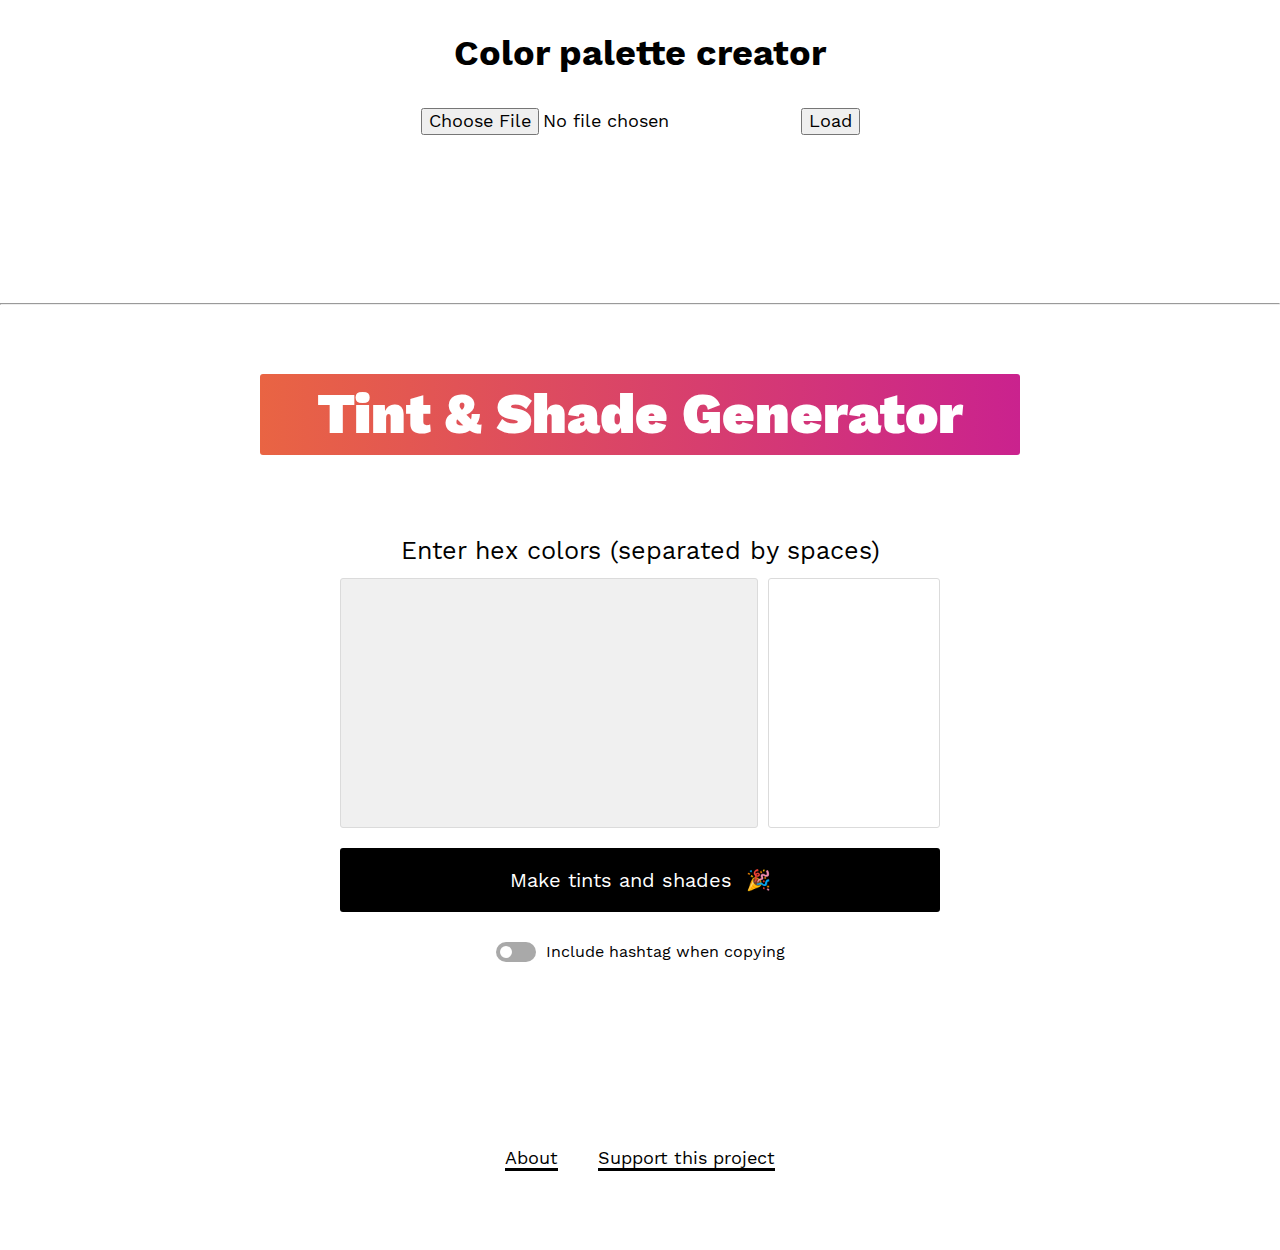
<file: index.html>
<!DOCTYPE html>
<html lang="en">
<head>
	
	
	<meta charset="UTF-8">
	<meta name="description" content="Easily make tints and shades that match the output of Chrome DevTools, Sass, Less, and PostCSS.">
	<meta name="author" content="Michael Edelstone">
	<meta name="viewport" content="width=device-width, initial-scale=1">
	<title>Tint and Shade Generator</title>
	<meta name="title" content="Tint and Shade Generator">
	<link rel="canonical" href="https://maketintsandshades.com">
	<link rel="apple-touch-icon" sizes="180x180" href="./apple-touch-icon.png">
	<link rel="icon" type="image/png" sizes="32x32" href="./favicon-32x32.png">
	<link rel="icon" type="image/png" sizes="16x16" href="./favicon-16x16.png">
	<link rel="manifest" href="./site.webmanifest">
	<link rel="mask-icon" href="./safari-pinned-tab.svg" color="#ca228e">
	<meta name="msapplication-TileColor" content="#2b5797">
	<meta name="theme-color" content="#fff" media="(prefers-color-scheme: light)">
	<meta name="theme-color" content="#1a1a1a" media="(prefers-color-scheme: dark)">
	<meta property="og:type" content="website">
	<meta property="og:url" content="https://maketintsandshades.com/">
	<meta property="og:title" content="Tint and Shade Generator">
	<meta property="og:description" content="Easily make tints and shades that match the output of Chrome DevTools, Sass, Less, and PostCSS.">
	<meta property="og:image" content="https://maketintsandshades.com/images/og-image.jpg">
	<meta property="twitter:card" content="summary_large_image">
	<meta property="twitter:url" content="https://maketintsandshades.com/">
	<meta property="twitter:title" content="Tint and Shade Generator">
	<meta property="twitter:description" content="Easily make tints and shades that match the output of Chrome DevTools, Sass, Less, and PostCSS.">
	<meta property="twitter:image" content="https://maketintsandshades.com/images/og-image.jpg">
	<link rel="stylesheet" href="./css/normalize.css">
	<link rel="stylesheet" href="./css/fonts.css">
	<link rel="stylesheet" href="./css/main.css">
	<link rel="stylesheet" href="./css/dark.css">
	<link rel="stylesheet" href="./css/carbon.css">
	
</head>

<body id="body">

	
	<!-- Upload image -->
	<script src="first-index.js"></script> 
	<h1>Color palette creator</h1>
	<form action="#">
	<input type="file" id="imgfile" />
	<input type="button" id="btnLoad" value="Load" onclick="main();" />
	</form>
	<canvas id="canvas"></canvas>
	<div id="palette"></div>
	<hr />
	<div id="complementary"></div>
	

	<!-- Generate palette -->
	<a href="#color-values" class="offscreen">Jump to the form</a>
	<div class="ts-wrapper">

		<header class="ts-header">
			<div class="ts-headline">
				<h1><a href="/">Tint &amp; Shade Generator</a></h1>
			</div>
		</header>

		<main class="ts-content">

			<div class="ts-form">
				<form class="pure-form" id="color-entry-form" action="#" method="post" name="color-entry-form">
					<div class="labels">
						<div class="form-warning" id="warning">Please enter at least one valid hex color.</div>
						<h2><label class="textarea-label" for="color-values">Enter hex colors (separated by spaces)</label></h2>
					</div>
					<div class="ts-input">
						<div class="ts-ad">
							<script async src="//cdn.carbonads.com/carbon.js?serve=CE7DP5QY&placement=maketintsandshadescom" id="_carbonads_js"></script>
						</div>
						<textarea id="color-values" name="color-values" autocomplete="off" autocorrect="off" autocapitalize="off" spellcheck="false"></textarea>
					</div>
					<input id="loadmore" class="button" type="submit" value="Make tints and shades &nbsp;🎉" />
				</form>
			</div>

			<div class="hashtags" id="ts-scroll-top">
				<label class="switch" tabindex="0">
					<input type="checkbox" id="copy-with-hashtag" tabindex="-1">
				  <span class="control"></span>
					<span class="label">Include hashtag when copying</span>
				</label>
			</div>

			<div class="ts-colors">
				<div id="tints-and-shades"></div>
			</div>

		</main>

		<footer class="ts-footer">
			<p><a href="/about">About</a><a href="/about#support-this-project">Support this project</a><p>
		</footer>

	</div>

	<script src="./scripts/jquery-3.6.0.min.js"></script>
	<script src="./scripts/tints-and-shades.js"></script>
	<script src="./scripts/clipboard.min.js"></script>
	<script src="./scripts/darken.js"></script>
	<script>
		var clipboard = new ClipboardJS('.hex-color');

		clipboard.on('success', function(e) {
			e.trigger.classList.add("copied");
			setTimeout(function(){
				e.trigger.blur();
			}, 250);
			setTimeout(function(){
				e.trigger.classList.remove("copied");
			}, 1500);

			e.clearSelection();
		});
	</script>
	
</body>

</html>
</file>
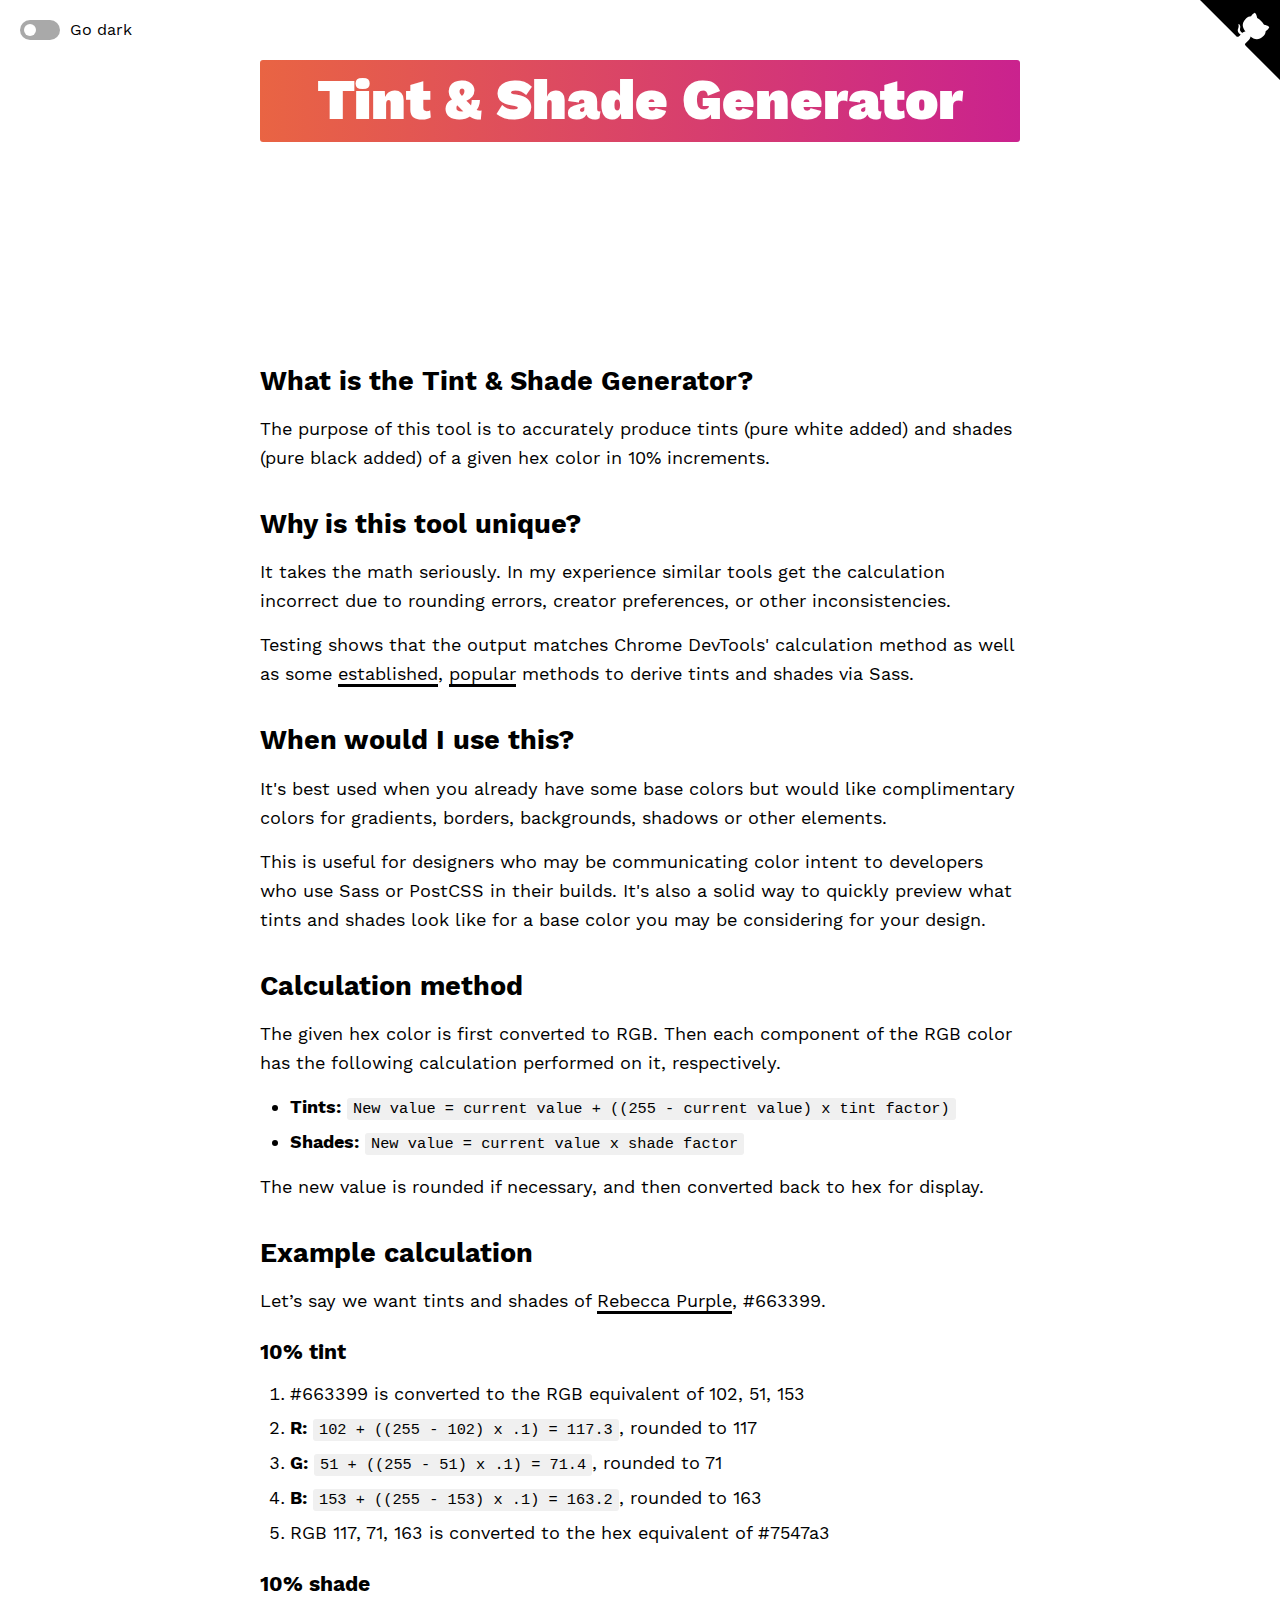
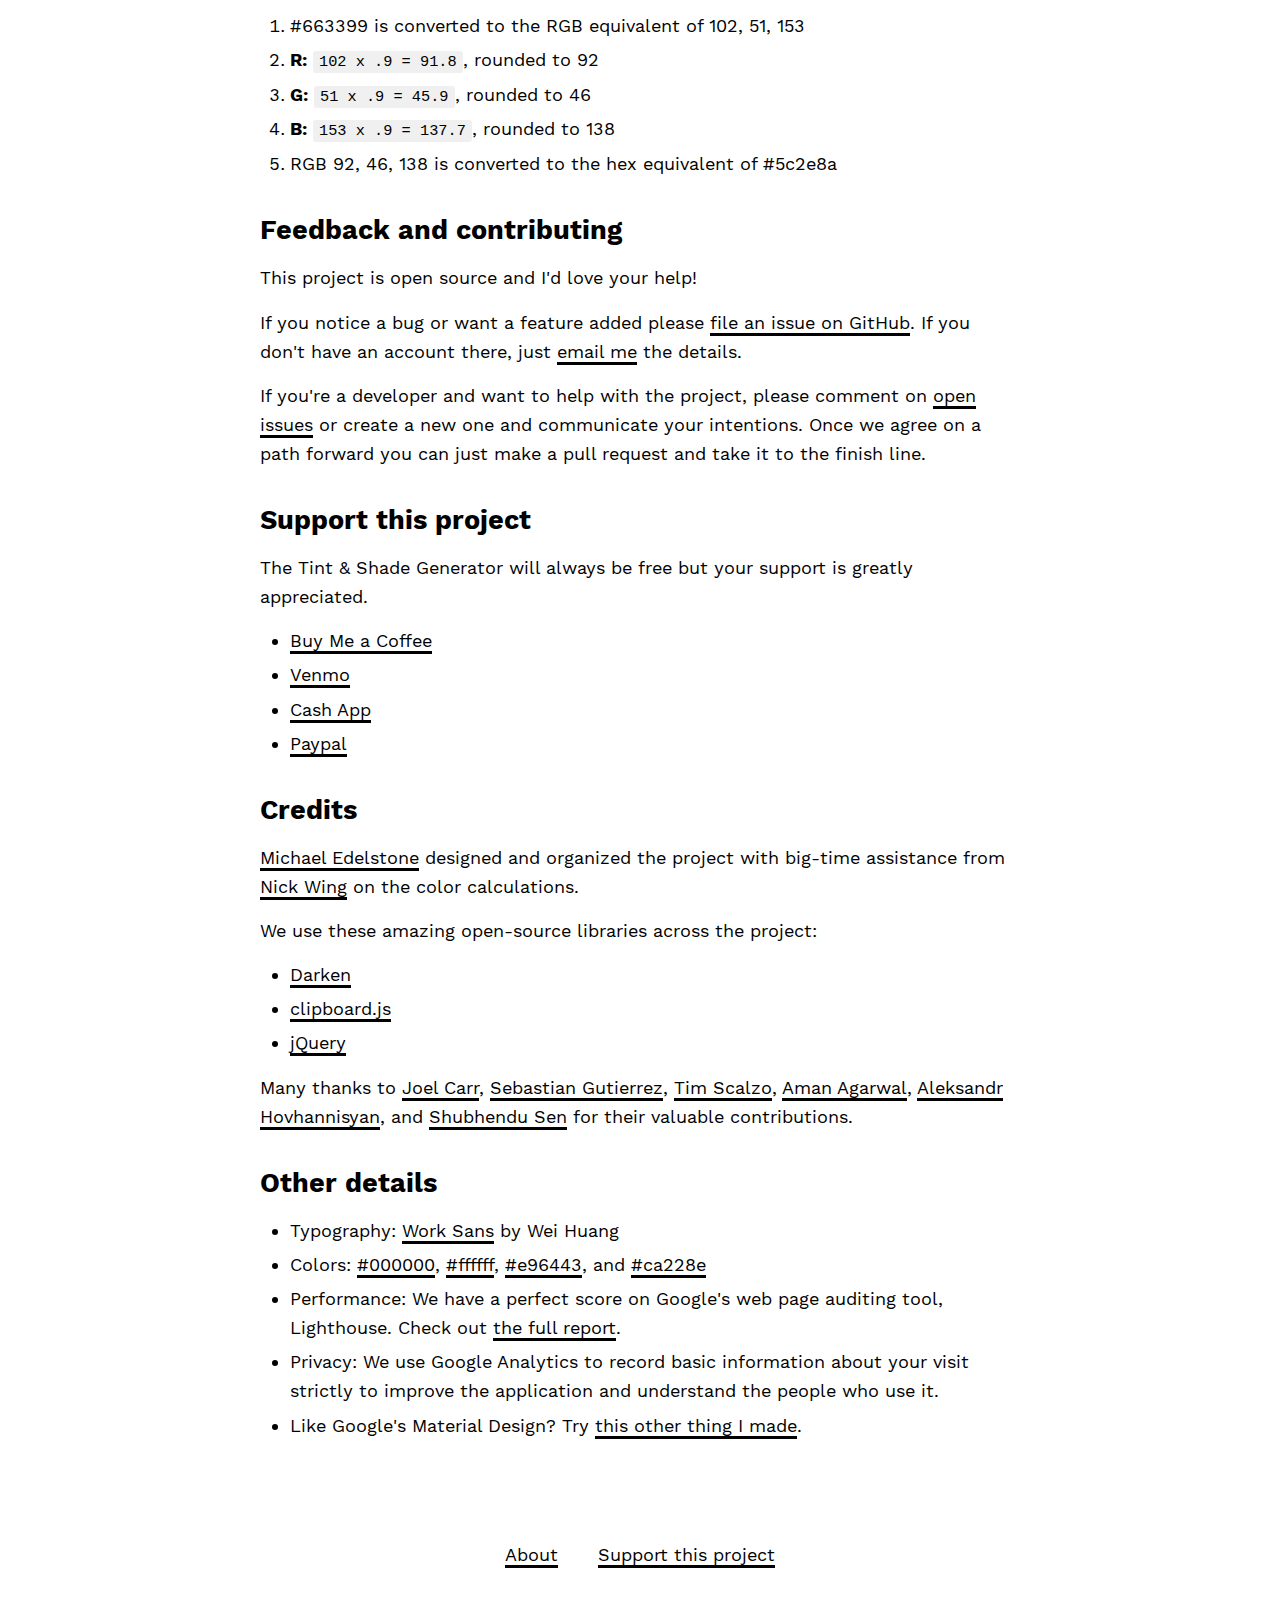
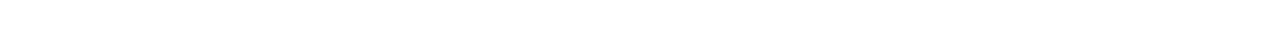
<file: about.html>
<!DOCTYPE html>
<html lang="en">
<head>
	<!-- Global site tag (gtag.js) - Google Analytics -->
	<script async src="https://www.googletagmanager.com/gtag/js?id=UA-86472862-1"></script>
	<script>
	  window.dataLayer = window.dataLayer || [];
	  function gtag(){dataLayer.push(arguments);}
	  gtag('js', new Date());

	  gtag('config', 'UA-86472862-1');
	</script>
	<meta charset="UTF-8">
	<meta name="description" content="Easily make tints and shades that match the output of Chrome DevTools, Sass, Less, and PostCSS.">
	<meta name="author" content="Michael Edelstone">
	<meta name="viewport" content="width=device-width, initial-scale=1">
	<title>About | Tint and Shade Generator</title>
	<meta name="title" content="Tint and Shade Generator">
	<link rel="canonical" href="https://maketintsandshades.com/about">
	<link rel="apple-touch-icon" sizes="180x180" href="/apple-touch-icon.png">
	<link rel="icon" type="image/png" sizes="32x32" href="/favicon-32x32.png">
	<link rel="icon" type="image/png" sizes="16x16" href="/favicon-16x16.png">
	<link rel="manifest" href="/site.webmanifest">
	<link rel="mask-icon" href="/safari-pinned-tab.svg" color="#ca228e">
	<meta name="msapplication-TileColor" content="#2b5797">
	<meta name="theme-color" content="#fff" media="(prefers-color-scheme: light)">
	<meta name="theme-color" content="#1a1a1a" media="(prefers-color-scheme: dark)">
	<meta property="og:type" content="website">
	<meta property="og:url" content="https://maketintsandshades.com/">
	<meta property="og:title" content="Tint and Shade Generator">
	<meta property="og:description" content="Easily make tints and shades that match the output of Chrome DevTools, Sass, Less, and PostCSS.">
	<meta property="og:image" content="https://maketintsandshades.com/images/og-image.jpg">
	<meta property="twitter:card" content="summary_large_image">
	<meta property="twitter:url" content="https://maketintsandshades.com/">
	<meta property="twitter:title" content="Tint and Shade Generator">
	<meta property="twitter:description" content="Easily make tints and shades that match the output of Chrome DevTools, Sass, Less, and PostCSS.">
	<meta property="twitter:image" content="https://maketintsandshades.com/images/og-image.jpg">
	<link rel="stylesheet" href="/css/normalize.css">
	<link rel="stylesheet" href="/css/fonts.css">
	<link rel="stylesheet" href="/css/main.css">
	<link rel="stylesheet" href="/css/dark.css">
	<link rel="stylesheet" href="/css/carbon-alt.css">
</head>

<body>

	<a href="#main-content" class="offscreen">Jump to main content</a>

	<div class="dark-mode">
		<label for="darkmode-toggle" class="switch" tabindex="0">
	  	<input id="darkmode-toggle" class="darkmode-toggle" type="checkbox" tabindex="-1">
	  	<span class="control"></span>
		  <span class="label" id="darkmode-text-toggle">Go dark</span>
		</label>
	</div>

	<a href="https://github.com/edelstone/tints-and-shades" class="github-corner" aria-label="View source on GitHub"><svg width="80" height="80" viewBox="0 0 250 250" style="fill:#000; color:#fff;" aria-hidden="true"><path d="M0,0 L115,115 L130,115 L142,142 L250,250 L250,0 Z"></path><path d="M128.3,109.0 C113.8,99.7 119.0,89.6 119.0,89.6 C122.0,82.7 120.5,78.6 120.5,78.6 C119.2,72.0 123.4,76.3 123.4,76.3 C127.3,80.9 125.5,87.3 125.5,87.3 C122.9,97.6 130.6,101.9 134.4,103.2" fill="currentColor" style="transform-origin: 130px 106px;" class="octo-arm"></path><path d="M115.0,115.0 C114.9,115.1 118.7,116.5 119.8,115.4 L133.7,101.6 C136.9,99.2 139.9,98.4 142.2,98.6 C133.8,88.0 127.5,74.4 143.8,58.0 C148.5,53.4 154.0,51.2 159.7,51.0 C160.3,49.4 163.2,43.6 171.4,40.1 C171.4,40.1 176.1,42.5 178.8,56.2 C183.1,58.6 187.2,61.8 190.9,65.4 C194.5,69.0 197.7,73.2 200.1,77.6 C213.8,80.2 216.3,84.9 216.3,84.9 C212.7,93.1 206.9,96.0 205.4,96.6 C205.1,102.4 203.0,107.8 198.3,112.5 C181.9,128.9 168.3,122.5 157.7,114.1 C157.9,116.9 156.7,120.9 152.7,124.9 L141.0,136.5 C139.8,137.7 141.6,141.9 141.8,141.8 Z" fill="currentColor" class="octo-body"></path></svg></a>

	<div class="ts-wrapper">

		<header class="ts-header">
			<div class="ts-headline">
				<h1><a href="/">Tint &amp; Shade Generator</a></h1>
				<div class="ts-ad ts-ad-secondary">
					<script async src="//cdn.carbonads.com/carbon.js?serve=CE7DP5QY&placement=maketintsandshadescom" id="_carbonads_js"></script>
				</div>
			</div>
		</header>

		<main id="main-content" class="ts-content ts-documentation">

			<h2>What is the Tint & Shade Generator?</h2>

			<p>The purpose of this tool is to accurately produce tints (pure white added) and shades (pure black added) of a given hex color in 10% increments.</p>

			<h2>Why is this tool unique?</h2>

			<p>It takes the math seriously. In my experience similar tools get the calculation incorrect due to rounding errors, creator preferences, or other inconsistencies.</p>

			<p>Testing shows that the output matches Chrome DevTools' calculation method as well as some <a href="https://css-tricks.com/snippets/sass/tint-shade-functions">established</a>, <a href="https://sindresorhus.com/sass-extras/#color-function-tint">popular</a> methods to derive tints and shades via Sass.

			<h2>When would I use this?</h2>

			<p>It's best used when you already have some base colors but would like complimentary colors for gradients, borders, backgrounds, shadows or other elements.</p>
			<p>This is useful for designers who may be communicating color intent to developers who use Sass or PostCSS in their builds. It's also a solid way to quickly preview what tints and shades look like for a base color you may be considering for your design.</p>

			<h2>Calculation method</h2>

			<p>The given hex color is first converted to RGB. Then each component of the RGB color has the following calculation performed on it, respectively.</p>

			<ul>
				<li><b>Tints:</b> <code>New value = current value + ((255 - current value) x tint factor)</code></li>
				<li><b>Shades:</b> <code>New value = current value x shade factor</code></li>
			</ul>

			<p>The new value is rounded if necessary, and then converted back to hex for display.</p>

			<h2>Example calculation</h2>

			<p>Let’s say we want tints and shades of <a href="https://meyerweb.com/eric/thoughts/2014/06/19/rebeccapurple/">Rebecca Purple</a>, #663399.</p>

			<h3>10% tint</h3>

			<ol>
				<li>#663399 is converted to the RGB equivalent of 102, 51, 153</li>
				<li><b>R:</b> <code>102 + ((255 - 102) x .1) = 117.3</code>, rounded to 117</li>
				<li><b>G:</b> <code>51 + ((255 - 51) x .1) = 71.4</code>, rounded to 71</li>
				<li><b>B:</b> <code>153 + ((255 - 153) x .1) = 163.2</code>, rounded to 163</li>
				<li>RGB 117, 71, 163 is converted to the hex equivalent of #7547a3</li>
			</ol>

			<h3>10% shade</h3>

			<ol>
				<li>#663399 is converted to the RGB equivalent of 102, 51, 153</li>
				<li><b>R:</b> <code>102 x .9 = 91.8</code>, rounded to 92</li>
				<li><b>G:</b> <code>51 x .9 = 45.9</code>, rounded to 46</li>
				<li><b>B:</b> <code>153 x .9 = 137.7</code>, rounded to 138</li>
				<li>RGB 92, 46, 138 is converted to the hex equivalent of #5c2e8a</li>
			</ol>

			<h2>Feedback and contributing</h2>

			<p>This project is open source and I'd love your help!</p>
			<p>If you notice a bug or want a feature added please <a href="https://github.com/edelstone/tints-and-shades/issues/new">file an issue on GitHub</a>. If you don't have an account there, just <a href="mailto:michael.edelstone@gmail.com">email me</a> the details.</p>
			<p>If you're a developer and want to help with the project, please comment on <a href="https://github.com/edelstone/tints-and-shades/issues">open issues</a> or create a new one and communicate your intentions. Once we agree on a path forward you can just make a pull request and take it to the finish line.</p>

			<h2>Support this project</h2>

			<p>The Tint & Shade Generator will always be free but your support is greatly appreciated.</p>

			<ul>
				<li><a href="https://www.buymeacoffee.com/edelstone">Buy Me a Coffee</a></li>
				<li><a href="https://venmo.com/michaeledelstone">Venmo</a></li>
				<li><a href="https://cash.app/$edelstone">Cash App</a></li>
				<li><a href="https://www.paypal.me/edelstone">Paypal</a></li>
			</ul>

			<h2>Credits</h2>

			<p><a href="https://michaeledelstone.com">Michael Edelstone</a> designed and organized the project with big-time assistance from <a href="https://github.com/wickning1">Nick Wing</a> on the color calculations.</p>

			<p>We use these amazing open-source libraries across the project:</p>

			<ul>
				<li><a href="https://colinespinas.github.io/darken/">Darken</a></li>
				<li><a href="https://clipboardjs.com">clipboard.js</a></li>
				<li><a href="https://jquery.com/">jQuery</a></li>
			</ul>

			<p>Many thanks to <a href="https://github.com/joelcarr">Joel Carr</a>, <a href="https://github.com/pepas24">Sebastian Gutierrez</a>, <a href="https://github.com/TJScalzo">Tim Scalzo</a>, <a href="https://github.com/AmanAgarwal041">Aman Agarwal</a>, <a href="https://github.com/AleksandrHovhannisyan">Aleksandr Hovhannisyan</a>, and <a href="https://github.com/Sen-442b">Shubhendu Sen</a> for their valuable contributions.</p>

			<h2>Other details</h2>

			<ul>
				<li>Typography: <a href="https://weiweihuanghuang.github.io/Work-Sans/">Work Sans</a> by Wei Huang</li>
				<li>Colors: <a href="https://maketintsandshades.com/#000000">#000000</a>, <a href="https://maketintsandshades.com/#ffffff">#ffffff</a>, <a href="https://maketintsandshades.com/#e96443">#e96443</a>, and <a href="https://maketintsandshades.com/#ca228e">#ca228e</a></li>
				<li>Performance: We have a perfect score on Google's web page auditing tool, Lighthouse. Check out <a href="https://maketintsandshades.com/lighthouse">the full report</a>.</li>
				<li>Privacy: We use Google Analytics to record basic information about your visit strictly to improve the application and understand the people who use it.</li>
				<li>Like Google's Material Design? Try <a href="https://materialpalettes.com">this other thing I made</a>.</li>
			</ul>

		</main>

		<footer class="ts-footer">
			<p><a href="/about">About</a><a href="/about#support-this-project">Support this project</a><p>
		</footer>

	</div>

	<script src="/scripts/darken.js"></script>
	<script src="/scripts/anchor.min.js"></script>
	<script>anchors.add('h2');</script>
	<script>
		// Get the checkbox element from DOM.
		let darkmodeToggle = document.getElementById('darkmode-toggle');
		let darkModeTextToggle = document.getElementById("darkmode-text-toggle");


		// Set options.
		const darkmodeOptions = {
		class: "darkmode-active",
		/* Add here any option but do not use the toggle
		option as you manually added an event listener. */
		}

		// Instantiate darken with options and callback.
		const darkmode = new darken(darkmodeOptions, active => {
		// If darkmode is active then check the checkbox.
		if(active){
		darkmodeToggle.checked = active;
		darkModeTextToggle.innerText="Go bright";
		}else{
			darkModeTextToggle.innerText="Go dark";

		}


		// Same as
		// if (active) darkmodeToggle.checked = true;
		// else darkmodeToggle.checked = false;
		});

		// Add event listener on checkbox click.
		darkmodeToggle.addEventListener('click', () => {
		// Depending on the state of the checkbox, call the on/off methods.
		if (darkmodeToggle.checked){
			darkmode.on();
			darkModeTextToggle.innerText="Go bright";

		}
		else{
			darkmode.off();
			darkModeTextToggle.innerText="Go dark";

		}
		});
	</script>

</body>

</html>
</file>
<file: css/fonts.css>
@font-face {
  font-family: 'Work Sans';
  font-style: normal;
  font-weight: 400;
  font-display: swap;
  src: local('Work Sans Regular'), url('/fonts/WorkSans-Regular.woff2') format('woff2'),
       url('/fonts/WorkSans-Regular.woff') format('woff');
}

@font-face {
  font-family: 'Work Sans';
  font-style: normal;
  font-weight: 500;
  font-display: swap;
  src: local('Work Sans Medium'), url('/fonts/WorkSans-Medium.woff2') format('woff2'),
       url('/fonts/WorkSans-Medium.woff') format('woff');
}

@font-face {
  font-family: 'Work Sans';
  font-style: normal;
  font-weight: 700;
  font-display: swap;
  src: local('Work Sans Bold'), url('/fonts/WorkSans-Bold.woff2') format('woff2'),
       url('/fonts/WorkSans-Bold.woff') format('woff');
}

@font-face {
  font-family: 'Work Sans';
  font-style: normal;
  font-weight: 900;
  font-display: swap;
  src: local('Work Sans Black'), url('/fonts/WorkSans-Black.woff2') format('woff2'),
       url('/fonts/WorkSans-Black.woff') format('woff');
}
</file>
<file: css/main.css>
*,
*:before,
*:after {
	box-sizing: border-box;
}

html {
	font-size: 62.5%;
}

body {
	font-size: 1.8rem;
	line-height: 1.618;
	font-family: "Work Sans", -apple-system, BlinkMacSystemFont, "Segoe UI", Helvetica, Arial, sans-serif, "Apple Color Emoji", "Segoe UI Emoji", "Segoe UI Symbol";
	font-weight: normal;
	text-align: center;
	color: #000;
}

a {
	color: #000;
	text-decoration: none;
	border-bottom: 3px solid #000;
}

a:hover,
a:focus,
a:active {
	border-color: #ca228e;
}

a.offscreen {
	position: absolute;
	left: -999px;
	top: -999px;
	width: 1px;
	height: 1px;
	text-align: left;
	overflow: hidden;
}

a.offscreen:focus, a.offscreen:active, a.offscreen:hover {
	position: absolute;
	height: auto;
	width: auto;
	color: #fff;
	background-color: #000;
	padding: 1rem 2rem;
	z-index: 1;
	border-radius: 3px;
	border: none;
	top: 1rem;
	left: 1rem;
}

code {
	background: #f0f0f0;
	font-size: 85%;
	padding: 0.2rem 0.6rem;
	border-radius: 3px;
	word-break: break-all;
}

.github-corner {
	position: absolute;
	top: 0;
	right: 0;
	border: none;
}

.github-corner:hover .octo-arm {
	animation: octocat-wave 560ms ease-in-out;
}

@keyframes octocat-wave {
	0% {
		transform: rotate(0deg);
	}

	20% {
		transform: rotate(-25deg);
	}

	40% {
		transform: rotate(10deg);
	}

	60% {
		transform: rotate(-25deg);
	}

	80% {
		transform: rotate(10deg);
	}

	100% {
		transform: rotate(0deg);
	}
}

.ts-wrapper {
	padding: 2rem;
	max-width: 80rem;
	margin: 0 auto 4rem;
}

.ts-header {
	margin: 4rem auto 8rem;
}

.ts-header h1 {
	margin: 0;
}

.ts-headline h1 a {
	background: linear-gradient(to right, #e96443, #ca228e);
	border-radius: 3px;
	margin-bottom: 0;
	font-size: 5.6rem;
	font-weight: 900;
	line-height: 1.1;
	color: #fff;
	text-decoration: none;
	border: none;
	padding: 1rem 2.5rem;
	display: inline-block;
	width: 100%;
}

.ts-content {
	margin-bottom: 10rem;
}

.ts-form form {
	display: flex;
	flex-direction: column;
	align-items: center;
	justify-content: center;
}

.ts-form h2 {
	font-weight: normal;
	font-size: 2.5rem;
	line-height: 1.3;
	margin: 0;
}

.ts-input {
	display: flex;
	max-width: 60rem;
	margin: 1rem auto 2rem;
	width: 100%;
}

.ts-form textarea {
	padding: 1.2rem;
	min-height: 25rem;
	background: #f0f0f0;
	border: 1px solid #dbdbdb;
	word-spacing: 0.25rem;
	border-radius: 3px;
	-webkit-appearance: none;
	resize: none;
	width: 100%;
}

.labels {
	position: relative;
	display: flex;
	justify-content: center;
}

.form-warning {
	opacity: 0;
	background: #cc0000;
	color: #fff;
	position: absolute;
	bottom: -10px;
	font-size: 2rem;
	line-height: 2.4rem;
	display: block;
	pointer-events: none;
	padding: 0.75rem 1.5rem;
	border-radius: 3px;
	transition: opacity .2s linear, bottom .25s ease-out;
	z-index: 5;
}

.form-warning.visible {
	opacity: 1;
	bottom: 2px;
	pointer-events: auto !important;
}

.form-warning:after {
	opacity: 0;
	content: "";
	position: absolute;
	left: calc(50% - 1rem);
	margin-top: 1.5rem;
	width: 2rem;
	height: 2rem;
	transform: rotate(45deg);
	background: #cc0000;
	transition: opacity .2s linear;
	z-index: -5;
}

.form-warning.visible:after {
	opacity: 1;
}

.button {
	padding: 1.6rem;
	width: 100%;
	max-width: 60rem;
	border: none;
	background: #000;
	color: #fff;
	border-radius: 3px;
	-webkit-appearance: none;
	line-height: inherit;
	white-space: normal;
	outline: 0;
	cursor: pointer;
	font-size: 2rem;
	font-weight: 400;
}

.button:hover,
.button:focus {
	background: #ca228e;
}

.table-header td {
	font-size: 1.3rem;
	font-weight: 500;
	padding: 0.5rem 0 2.5rem;
	min-width: 6.5rem;
}

.table-header td span {
	background: #e6e6e6;
	padding: 0.5rem 1rem;
	border-radius: 5px;
}

#tints-and-shades {
	overflow-x: auto;
	width: 100%;
	outline: 0;
}

.ts-content table {
	width: 100%;
	border-collapse: collapse;
}

.ts-colors {
	margin-top: 8rem;
}

td.hex-color {
	height: 6.5rem;
	min-width: 6.5rem;
	cursor: pointer;
	position: relative;
	outline: 0;
}

td.hex-color:before {
	content: "";
	display: block;
	opacity: 0;
	height: 4rem;
	width: 4rem;
	border-radius: 3px;
	box-shadow: 0 1px 2px 0 rgba(0, 0, 0, .5);
	background-image: url([data-uri]);
	background-size: 18px;
	background-position: center;
	background-repeat: no-repeat;
	background-color: #fff;
	position: absolute;
	left: 50%;
	top: 55%;
	transform: translate(-50%, -50%);
	transition: all .15s ease-in-out;
}

td.hex-color.copied:before {
	box-shadow: none;
}

td.hex-color:focus:before,
td.hex-color:hover:before {
	opacity: 1;
	top: 50%;
	width: 4rem;
	height: 4rem;
}

td.hex-color:active:before {
	opacity: 0.2;
	height: 3.6rem;
	width: 3.6rem;
}

td.hex-color:after {
	content: "";
	display: block;
	opacity: 0;
	height: 4rem;
	width: 4rem;
	border-radius: 3px;
	box-shadow: 0 1px 2px 0 rgba(0, 0, 0, .5);
	background-image: url([data-uri]);
	background-size: 16px;
	background-position: center;
	background-repeat: no-repeat;
	background-color: #fff;
	position: absolute;
	left: 50%;
	top: 50%;
	transform: translate(-50%, -50%);
	transition: all .15s ease-in-out;
}

td.hex-color.copied:after {
	opacity: 1;
}

td.hex-value {
	font-size: 1.3rem;
	text-align: center;
	padding: 0.5rem 0 2.5rem;
	text-transform: lowercase;
	cursor: default;
}

.switch {
	cursor: pointer;
	user-select: none;
	position: relative;
	display: flex;
}

.switch:focus:not(.focus-visible) {
	outline: none;
}

.switch:focus-visible .control {
	box-shadow: 0 0 0 3px #000, 0 0 0 5px #fff
}

.switch input {
	position: absolute;
	opacity: 0;
	cursor: pointer;
	height: 0;
	width: 0;
}

.switch input:checked~.control {
	background-color: #ca228e;
}

.switch input:checked~.control:after {
	left: 24px;
}

.switch .control {
	position: absolute;
	top: 0;
	left: 0;
	height: 20px;
	width: 40px;
	border-radius: 2.5rem;
	background-color: #a9a9a9;
	transition: background-color 0.15s ease-in;
}

.switch .control:after {
	content: "";
	position: absolute;
	left: 4px;
	top: 4px;
	width: 12px;
	height: 12px;
	border-radius: 50%;
	background: white;
	transition: left 0.15s ease-in;
}

.label {
	font-size: 1.6rem;
	line-height: 1.3;
	margin-left: 5rem;
}

.hashtags {
	padding-top: 3rem;
	display: flex;
	align-items: center;
	justify-content: center;
}

.dark-mode {
	position: absolute;
	top: 2rem;
	left: 2rem;
}

.ts-documentation {
	text-align: left;
}

.ts-documentation p {
	margin: 1.5rem 0;
}

.ts-documentation h2 {
	padding-top: 2rem;
	margin: 0;
	font-size: 2.7rem;
	line-height: 1.3;
}

.ts-documentation h2:first-child {
	padding-top: 0;
}

.ts-documentation h3 {
	margin-top: 2rem;
	margin-bottom: -0.5rem;
}

.ts-documentation ul,
.ts-documentation ol {
	padding-left: 3rem;
	margin: 1.5rem 0;
}

.ts-documentation li {
	margin-bottom: 0.5rem;
}

.ts-footer a:first-child {
	margin-right: 4rem;
}

.not-found {
	background: #000;
	color: #fff;
	display: inline-block;
	padding: 4rem 4rem 3rem;
	min-width: 48rem;
}

.not-found h2 {
	font-weight: 900;
	font-size: 6rem;
	line-height: 1;
	margin: 0;
}

.anchorjs-link {
	padding-left: 0 !important;
	margin-left: 0.375em !important;
}

@media (pointer: coarse) {
	.ts-content textarea {
		font-size: 16px;
	}

	#tints-and-shades {
		overflow-y: scroll;
		-webkit-overflow-scrolling: touch;
	}

	td.hex-color:before {
		display: none;
	}
}

@media (max-width: 1000px) {
	html {
		font-size: 55%;
	}

	.ts-header {
		margin: 7rem auto 6rem;
	}

	td.hex-value {
		font-size: 12px;
	}

	.label {
		margin-left: 5.5rem;
	}
}

@media (max-width: 500px) {
	.ts-headline h1 a {
		font-size: 4.8rem;
	}

	.ts-input {
		flex-direction: column;
	}

	.not-found {
		min-width: 100%;
	}

	.github-corner:hover .octo-arm {
		animation: none;
	}

	.github-corner .octo-arm {
		animation: octocat-wave 560ms ease-in-out;
	}
}

@media (max-width: 350px) {
	.ts-headline h1 {
		line-height: 1.2;
	}

	.ts-headline h1 a {
		font-size: 3.6rem;
	}

	.ts-form h2 {
		font-size: 2rem;
	}

	.hashtags {
		flex-direction: column-reverse;
	}
}
</file>
<file: css/dark.css>
.darkmode-active {
  background: #1a1a1a;
  color: #e6e6e6;
}

.darkmode-active .ts-form textarea {
  background: #4d4d4d;
  border-color: #4d4d4d;
  color: #e6e6e6;
}

.darkmode-active .table-header td span {
	background: #4d4d4d;
}

.darkmode-active .ts-ad {
  border-color: #000;
  background: #000;
}

.darkmode-active .ts-ad.ts-ad-secondary {
  background: none;
}

.darkmode-active #carbonads {
  background: #000;
  border-color: #000;
}

.darkmode-active #carbonads .carbon-poweredby,
.darkmode-active #carbonads .carbon-poweredby:hover {
  background: #000;
}

.darkmode-active a {
  color: #e6e6e6;
  border-color: #e6e6e6;
}

.darkmode-active a:hover,
.darkmode-active a:focus,
.darkmode-active a:active {
    border-color: #ca228e;
}

.darkmode-active code {
  background: #4d4d4d;
}
</file>
<file: css/carbon.css>
/* Original CSS from Carbon https://codepen.io/team/buysellads/pen/ELovLo */

#carbonads {
  display: block;
  overflow: hidden;
  font-family: -apple-system, BlinkMacSystemFont, "Segoe UI", Roboto, Oxygen-Sans, Ubuntu, Cantarell, "Helvetica Neue", sans-serif;
  padding: 1em;
  background: #fff;
  text-align: center;
  line-height: 1.5;
  font-size: 14px;
  max-width: 130px;
}

#carbonads a {
  color: inherit;
  text-decoration: none;
}

#carbonads a:hover {
  color: inherit;
}

#carbonads span {
  display: block;
  overflow: hidden;
}

.carbon-img {
  display: block;
  margin: 0 auto 8px;
  line-height: 1;
}

.carbon-text {
  display: block;
  margin-bottom: 8px;
}

.carbon-poweredby {
  text-transform: uppercase;
  display: block;
  font-size: 10px;
  letter-spacing: 1px;
  line-height: 1;
}

/* Custom overrides */

.ts-ad {
	min-width: 17rem;
	order: 2;
	border: 1px solid #dbdbdb;
  box-sizing: content-box;
	border-radius: 3px;
  margin-left: 1rem;
}

#carbonads {
  font-family: "Work Sans", -apple-system, BlinkMacSystemFont, "Segoe UI", Helvetica, Arial, sans-serif, "Apple Color Emoji", "Segoe UI Emoji", "Segoe UI Symbol";
  min-width: 17rem;
  padding: 0.5rem;
  display: flex;
  height: 100%;
  align-items: center;
  border-radius: 2px;
}

#carbonads a {
  border: none;
}

#carbonads span {
  margin: auto;
}

#carbonads .carbon-poweredby,
#carbonads .carbon-poweredby:hover {
  color: #767676;
  font-size: 9px;
}

.carbon-text {
  margin-bottom: 10px;
  font-size: 11px;
  padding: 0 0.5rem;
}

@media (max-width: 500px) {
  .ts-ad {
    margin-top: 1rem;
    margin-left: 0;
    min-height: 118px;
  }

  #carbonads {
    min-width: 100%;
    padding: 1rem;
    display: block;
  }

  .carbon-text {
    text-align: left;
  }

  .carbon-img {
    float: left;
    margin: 0 1rem 0 0;
    line-height: 0;
  }

  #carbonads span {
    position: relative;
  }

  .carbon-poweredby {
    position: absolute;
    left: 140px;
    bottom: 0;
    color: #767676;
  }
}
</file>
<file: css/carbon-alt.css>
/* Original CSS suggested by Carbon https://codepen.io/team/buysellads/pen/VxpJmJ */

#carbonads {
  font-family: -apple-system, BlinkMacSystemFont, "Segoe UI", Roboto, Oxygen-Sans, Ubuntu,
  Cantarell, "Helvetica Neue", Helvetica, Arial, sans-serif;
}

#carbonads {
  display: flex;
  max-width: 330px;
  background-color: hsl(0, 0%, 98%);
  box-shadow: 0 1px 4px 1px hsla(0, 0%, 0%, .1);
}

#carbonads a {
  color: inherit;
  text-decoration: none;
}

#carbonads a:hover {
  color: inherit;
}

#carbonads span {
  position: relative;
  display: block;
  overflow: hidden;
}

#carbonads .carbon-wrap {
  display: flex;
}

.carbon-img {
  display: block;
  margin: 0;
  line-height: 1;
}

.carbon-img img {
  display: block;
}

.carbon-text {
  font-size: 13px;
  padding: 10px;
  line-height: 1.5;
  text-align: left;
}

.carbon-poweredby {
  display: block;
  padding: 8px 10px;
  background: repeating-linear-gradient(-45deg, transparent, transparent 5px, hsla(0, 0%, 0%, .025) 5px, hsla(0, 0%, 0%, .025) 10px) hsla(203, 11%, 95%, .4);
  text-align: center;
  text-transform: uppercase;
  letter-spacing: .5px;
  font-weight: 600;
  font-size: 9px;
  line-height: 1;
}

/* Custom overrides */

.ts-ad {
	min-height: 127px;
  display: flex;
  justify-content: center;
  margin-top: 1.5rem;
}

#carbonads {
  font-family: "Work Sans", -apple-system, BlinkMacSystemFont, "Segoe UI", Helvetica, Arial, sans-serif, "Apple Color Emoji", "Segoe UI Emoji", "Segoe UI Symbol";
  border: 1px solid #dbdbdb;
  background: #fff;
  border-radius: 3px;
  box-shadow: none;
  max-width: 375px;
}

#carbonads a {
  border: none;
}

#carbonads .carbon-poweredby,
#carbonads .carbon-poweredby:hover  {
  border-radius: 0 0 2px 2px;
  background: #f0f0f0;
  color: #767676;
  font-weight: 400;
}

.carbon-img img {
  border-top-left-radius: 2px;
}

@media (max-width: 500px) {
	#carbonads {
    max-width: 100%;
  }
}
</file>
